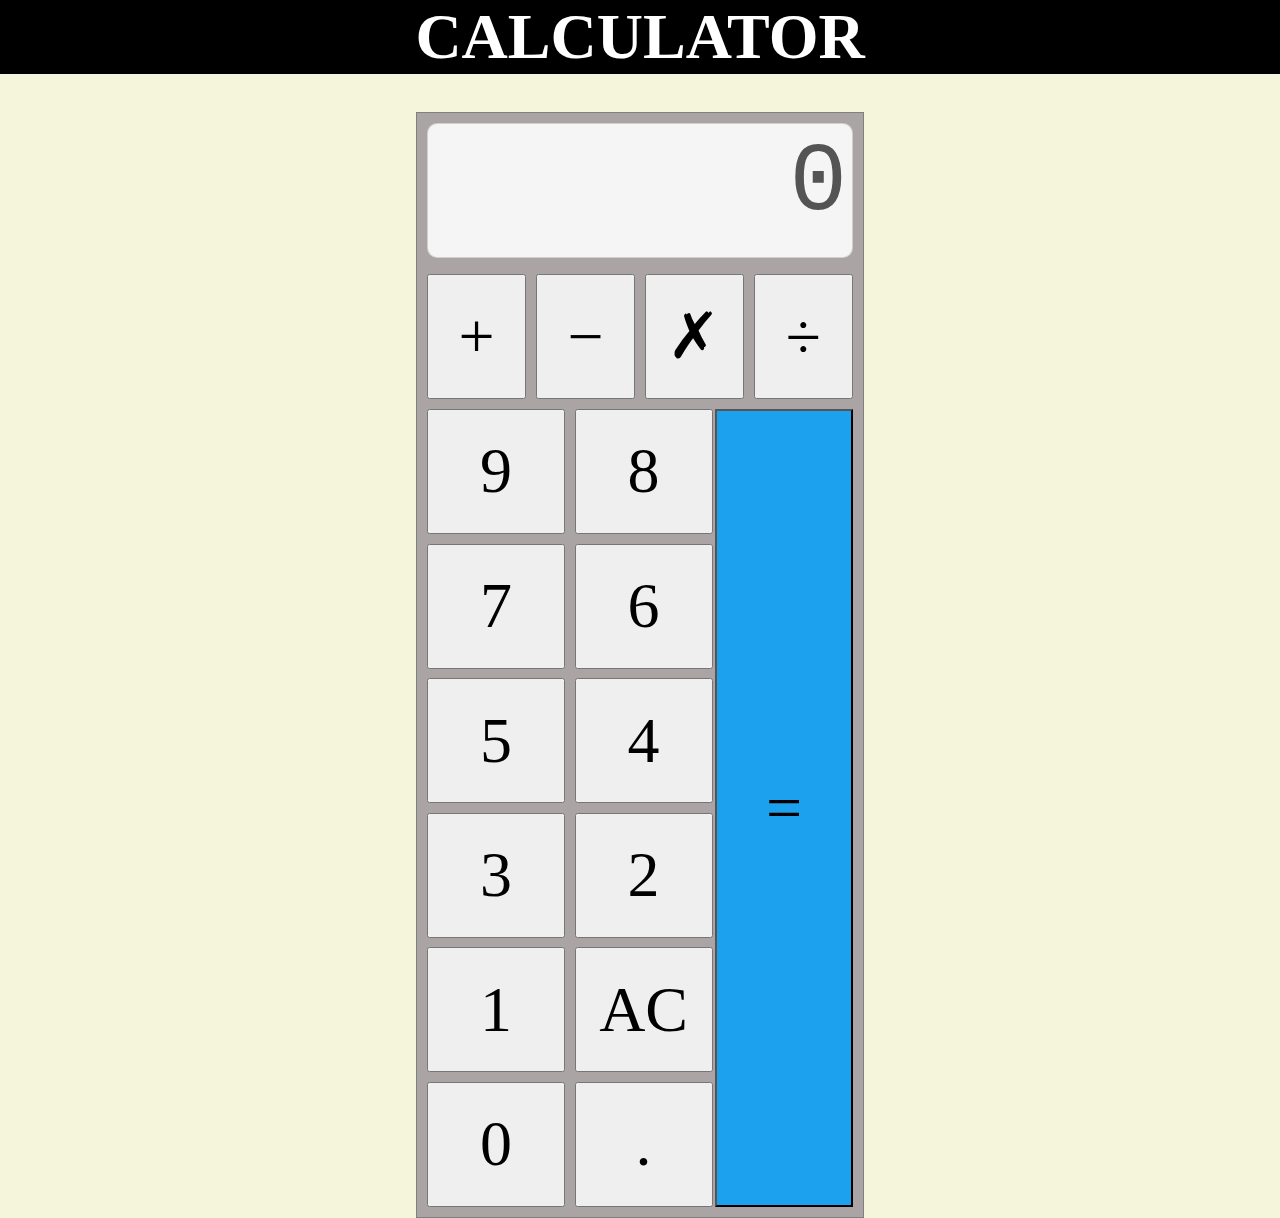
<file: calculator/index.html>
<!DOCTYPE html>
<html lang="en">
  <head>
    <meta charset="UTF-8" />
    <meta name="viewport" content="width=device-width, initial-scale=1.0" />
    <title>Calculator</title>
    <link rel="stylesheet" href="style.css" />
  </head>
  <body>
    <header><h2 id="h1">Calculator</h2></header>
    <main>
      <div>
        <textarea class="screen" id="screen" disabled="true">0</textarea>
      </div>
      <div class="keypad">
        <div class="top-panel">
          <button class="btn" onclick="addOperator('+')">&plus;</button>
          <button class="btn" onclick="addOperator('-')">&minus;</button>
          <button class="btn" onclick="addOperator('*')">&cross;</button>
          <button class="btn" onclick="addOperator('/')">&divide;</button>
        </div>
        <div class="bottom-panel">
          <div class="left-pane">
            <button class="btn" onclick="buttonClick(9)">9</button>
            <button class="btn" onclick="buttonClick(8)">8</button>
            <button class="btn" onclick="buttonClick(7)">7</button>
            <button class="btn" onclick="buttonClick(6)">6</button>
            <button class="btn" onclick="buttonClick(5)">5</button>
            <button class="btn" onclick="buttonClick(4)">4</button>
            <button class="btn" onclick="buttonClick(3)">3</button>
            <button class="btn" onclick="buttonClick(2)">2</button>
            <button class="btn" onclick="buttonClick(1)">1</button>
            <button class="btn" onclick="clearScreen()">AC</button>
            <button class="btn" onclick="buttonClick(0)">0</button>
            <button class="btn" onclick="buttonClick('.')">.</button>
          </div>
          <button class="result" onclick="calculate()">&equals;</button>
        </div>
      </div>
    </main>
    <script src="script.js"></script>
  </body>
</html>
</file>
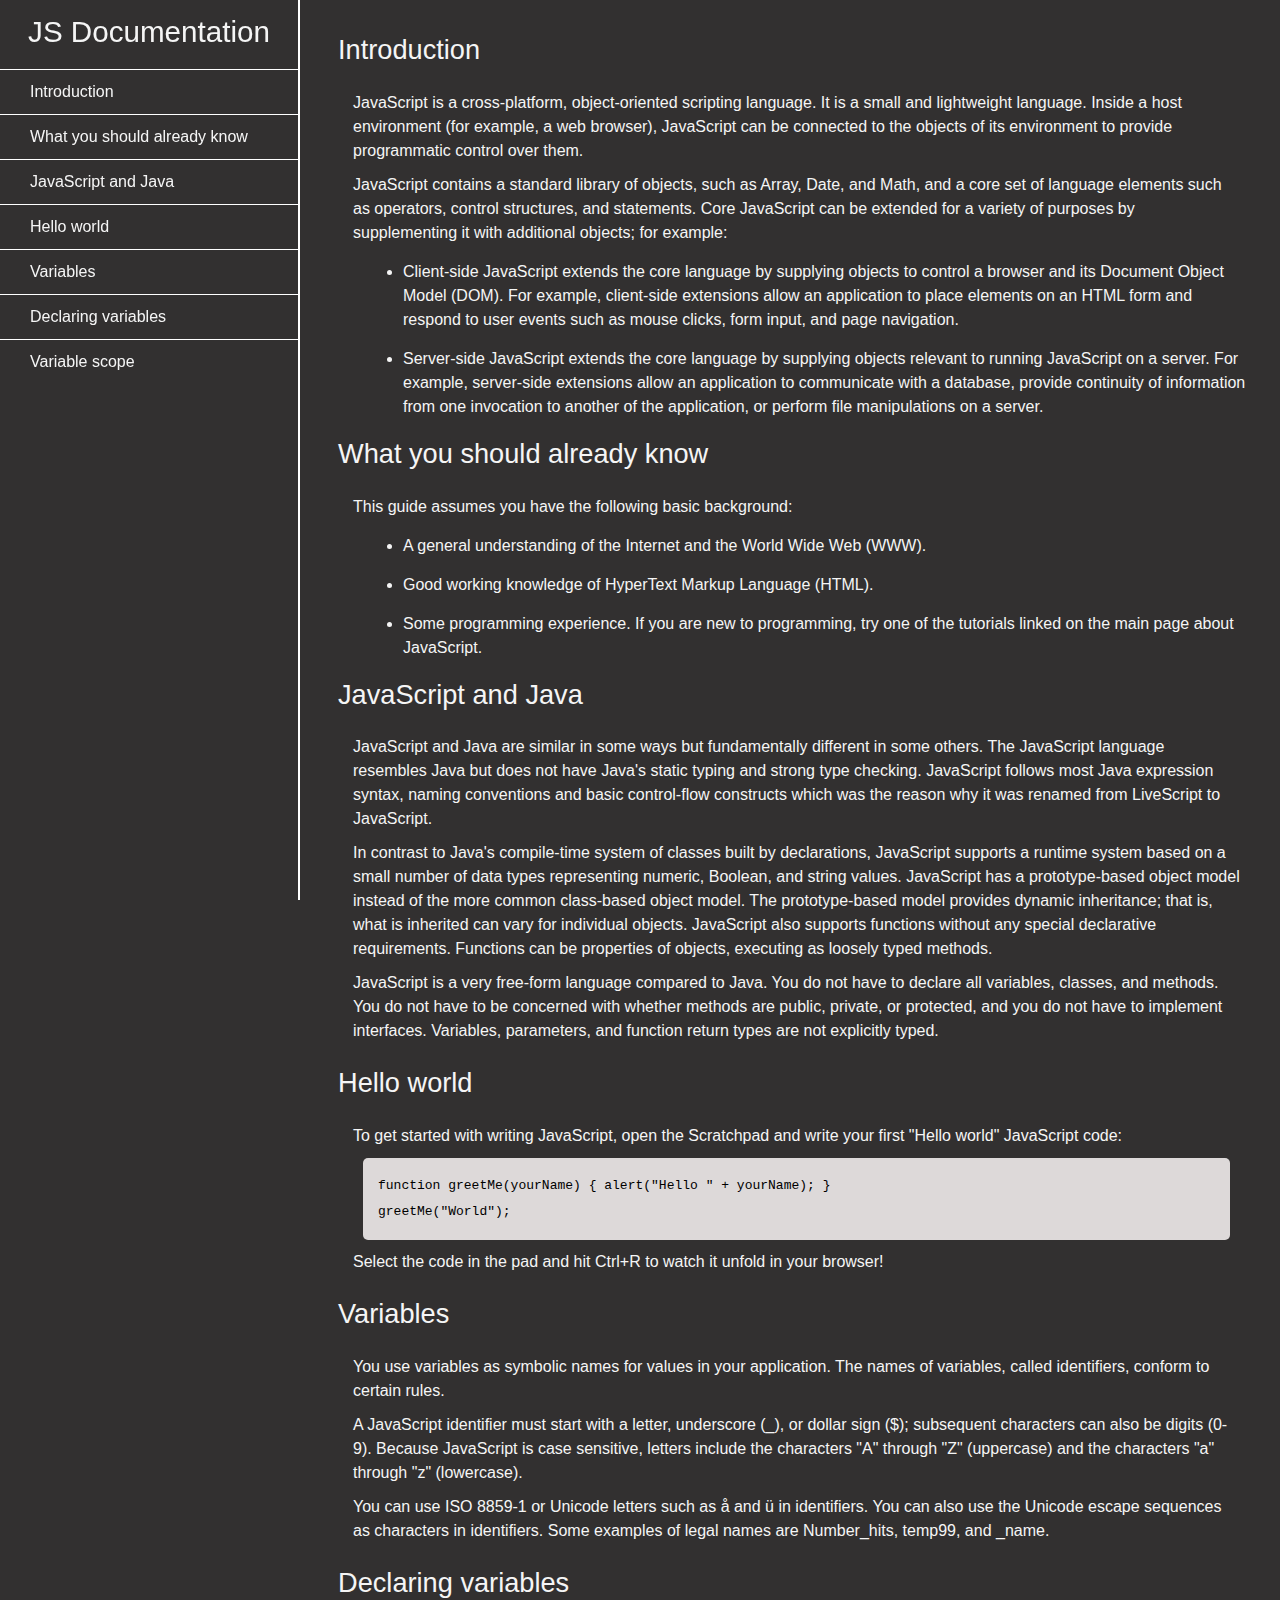
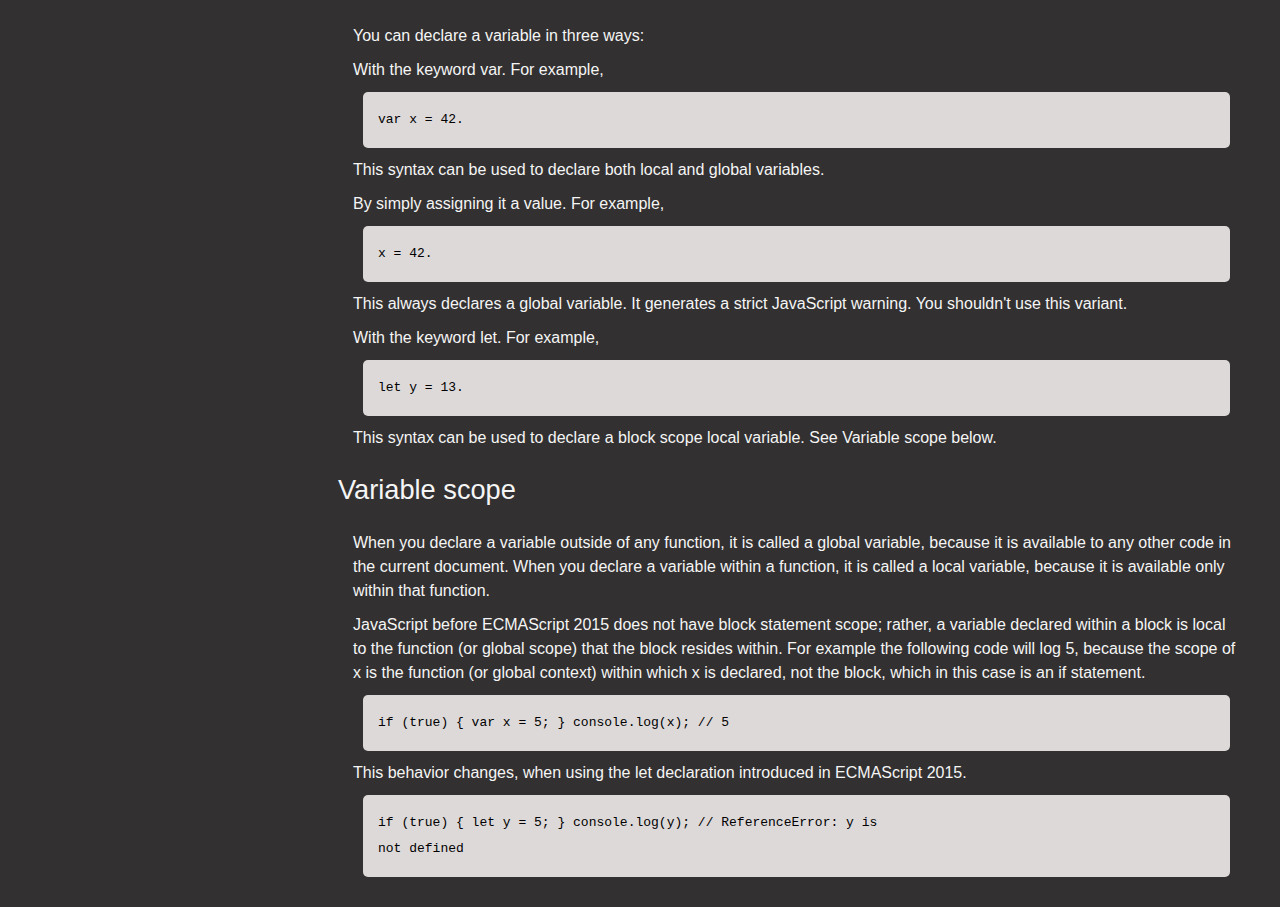
<file: documentation-page/index.html>
<!DOCTYPE html>
<html lang="en">
  <head>
    <meta charset="UTF-8" />
    <meta name="viewport" content="width=device-width, initial-scale=1.0" />
    <title>Documentation</title>
    <link rel="stylesheet" href="style.css" />
  </head>
  <body>
    <nav id="navbar">
      <header>JS Documentation</header>
      <ul>
        <li><a href="#Introduction" class="nav-link">Introduction</a></li>
        <li>
          <a href="#What_you_should_already_know" class="nav-link"
            >What you should already know</a
          >
        </li>
        <li>
          <a href="#Javascript_and_Java" class="nav-link"
            >JavaScript and Java</a
          >
        </li>
        <li>
          <a href="#Hello_world" class="nav-link">Hello world</a>
        </li>
        <li>
          <a href="#Variables" class="nav-link">Variables</a>
        </li>
        <li>
          <a href="#Declaring_variables" class="nav-link"
            >Declaring variables</a
          >
        </li>
        <li>
          <a href="#Variable_scope" class="nav-link">Variable scope</a>
        </li>
        <!-- <li>
          <a href="#declaring_variables" class="nav-link">Global variables</a>
        </li>
        <li>
          <a href="#declaring_variables" class="nav-link">Constants</a>
        </li>
        <li>
          <a href="#declaring_variables" class="nav-link">Data types</a>
        </li>
        <li>
          <a href="#declaring_variables" class="nav-link"
            >if...else statement</a
          >
        </li>
        <li>
          <a href="#declaring_variables" class="nav-link">while statement</a>
        </li>
        <li>
          <a href="#declaring_variables" class="nav-link"
            >Function declarations</a
          >
        </li>
        <li>
          <a href="#declaring_variables" class="nav-link">Reference</a>
        </li> -->
      </ul>
    </nav>
    <main id="main-doc" class="main-doc">
      <section id="Introduction" class="main-section">
        <header>Introduction</header>
        <article>
          <p>
            JavaScript is a cross-platform, object-oriented scripting language.
            It is a small and lightweight language. Inside a host environment
            (for example, a web browser), JavaScript can be connected to the
            objects of its environment to provide programmatic control over
            them.
          </p>
          <p>
            JavaScript contains a standard library of objects, such as Array,
            Date, and Math, and a core set of language elements such as
            operators, control structures, and statements. Core JavaScript can
            be extended for a variety of purposes by supplementing it with
            additional objects; for example:
          </p>
          <ul>
            <li>
              Client-side JavaScript extends the core language by supplying
              objects to control a browser and its Document Object Model (DOM).
              For example, client-side extensions allow an application to place
              elements on an HTML form and respond to user events such as mouse
              clicks, form input, and page navigation.
            </li>
            <li>
              Server-side JavaScript extends the core language by supplying
              objects relevant to running JavaScript on a server. For example,
              server-side extensions allow an application to communicate with a
              database, provide continuity of information from one invocation to
              another of the application, or perform file manipulations on a
              server.
            </li>
          </ul>
        </article>
      </section>
      <section id="What_you_should_already_know" class="main-section">
        <header>What you should already know</header>
        <article>
          <p>This guide assumes you have the following basic background:</p>
          <ul>
            <li>
              A general understanding of the Internet and the World Wide Web
              (WWW).
            </li>
            <li>Good working knowledge of HyperText Markup Language (HTML).</li>
            <li>
              Some programming experience. If you are new to programming, try
              one of the tutorials linked on the main page about JavaScript.
            </li>
          </ul>
        </article>
      </section>
      <section id="Javascript_and_Java" class="main-section">
        <header>JavaScript and Java</header>
        <article>
          <p>
            JavaScript and Java are similar in some ways but fundamentally
            different in some others. The JavaScript language resembles Java but
            does not have Java's static typing and strong type checking.
            JavaScript follows most Java expression syntax, naming conventions
            and basic control-flow constructs which was the reason why it was
            renamed from LiveScript to JavaScript.
          </p>
          <p>
            In contrast to Java's compile-time system of classes built by
            declarations, JavaScript supports a runtime system based on a small
            number of data types representing numeric, Boolean, and string
            values. JavaScript has a prototype-based object model instead of the
            more common class-based object model. The prototype-based model
            provides dynamic inheritance; that is, what is inherited can vary
            for individual objects. JavaScript also supports functions without
            any special declarative requirements. Functions can be properties of
            objects, executing as loosely typed methods.
          </p>
          <p>
            JavaScript is a very free-form language compared to Java. You do not
            have to declare all variables, classes, and methods. You do not have
            to be concerned with whether methods are public, private, or
            protected, and you do not have to implement interfaces. Variables,
            parameters, and function return types are not explicitly typed.
          </p>
        </article>
      </section>
      <section id="Hello_world" class="main-section">
        <header>Hello world</header>
        <article>
          <p>
            To get started with writing JavaScript, open the Scratchpad and
            write your first "Hello world" JavaScript code:
          </p>
          <code
            >function greetMe(yourName) { alert("Hello " + yourName); }
            greetMe("World");</code
          >
          <p>
            Select the code in the pad and hit Ctrl+R to watch it unfold in your
            browser!
          </p>
        </article>
      </section>
      <section id="Variables" class="main-section">
        <header>Variables</header>
        <article>
          <p>
            You use variables as symbolic names for values in your application.
            The names of variables, called identifiers, conform to certain
            rules.
          </p>
          <p>
            A JavaScript identifier must start with a letter, underscore (_), or
            dollar sign ($); subsequent characters can also be digits (0-9).
            Because JavaScript is case sensitive, letters include the characters
            "A" through "Z" (uppercase) and the characters "a" through "z"
            (lowercase).
          </p>
          <p>
            You can use ISO 8859-1 or Unicode letters such as å and ü in
            identifiers. You can also use the Unicode escape sequences as
            characters in identifiers. Some examples of legal names are
            Number_hits, temp99, and _name.
          </p>
        </article>
      </section>
      <section id="Declaring_variables" class="main-section">
        <header>Declaring variables</header>
        <article>
          <p>You can declare a variable in three ways:</p>
          <p>With the keyword var. For example,</p>
          <code>var x = 42.</code>
          <p>
            This syntax can be used to declare both local and global variables.
          </p>
          <p>By simply assigning it a value. For example,</p>
          <code>x = 42.</code>
          <p>
            This always declares a global variable. It generates a strict
            JavaScript warning. You shouldn't use this variant.
          </p>
          <p>With the keyword let. For example,</p>
          <code>let y = 13.</code>
          <p>
            This syntax can be used to declare a block scope local variable. See
            Variable scope below.
          </p>
        </article>
      </section>
      <section id="Variable_scope" class="main-section">
        <header>Variable scope</header>
        <article>
          <p>
            When you declare a variable outside of any function, it is called a
            global variable, because it is available to any other code in the
            current document. When you declare a variable within a function, it
            is called a local variable, because it is available only within that
            function.
          </p>
          <p>
            JavaScript before ECMAScript 2015 does not have block statement
            scope; rather, a variable declared within a block is local to the
            function (or global scope) that the block resides within. For
            example the following code will log 5, because the scope of x is the
            function (or global context) within which x is declared, not the
            block, which in this case is an if statement.
          </p>
          <code>if (true) { var x = 5; } console.log(x); // 5</code>
          <p>
            This behavior changes, when using the let declaration introduced in
            ECMAScript 2015.
          </p>
          <code
            >if (true) { let y = 5; } console.log(y); // ReferenceError: y is
            not defined</code
          >
        </article>
      </section>
    </main>
  </body>
</html>
</file>
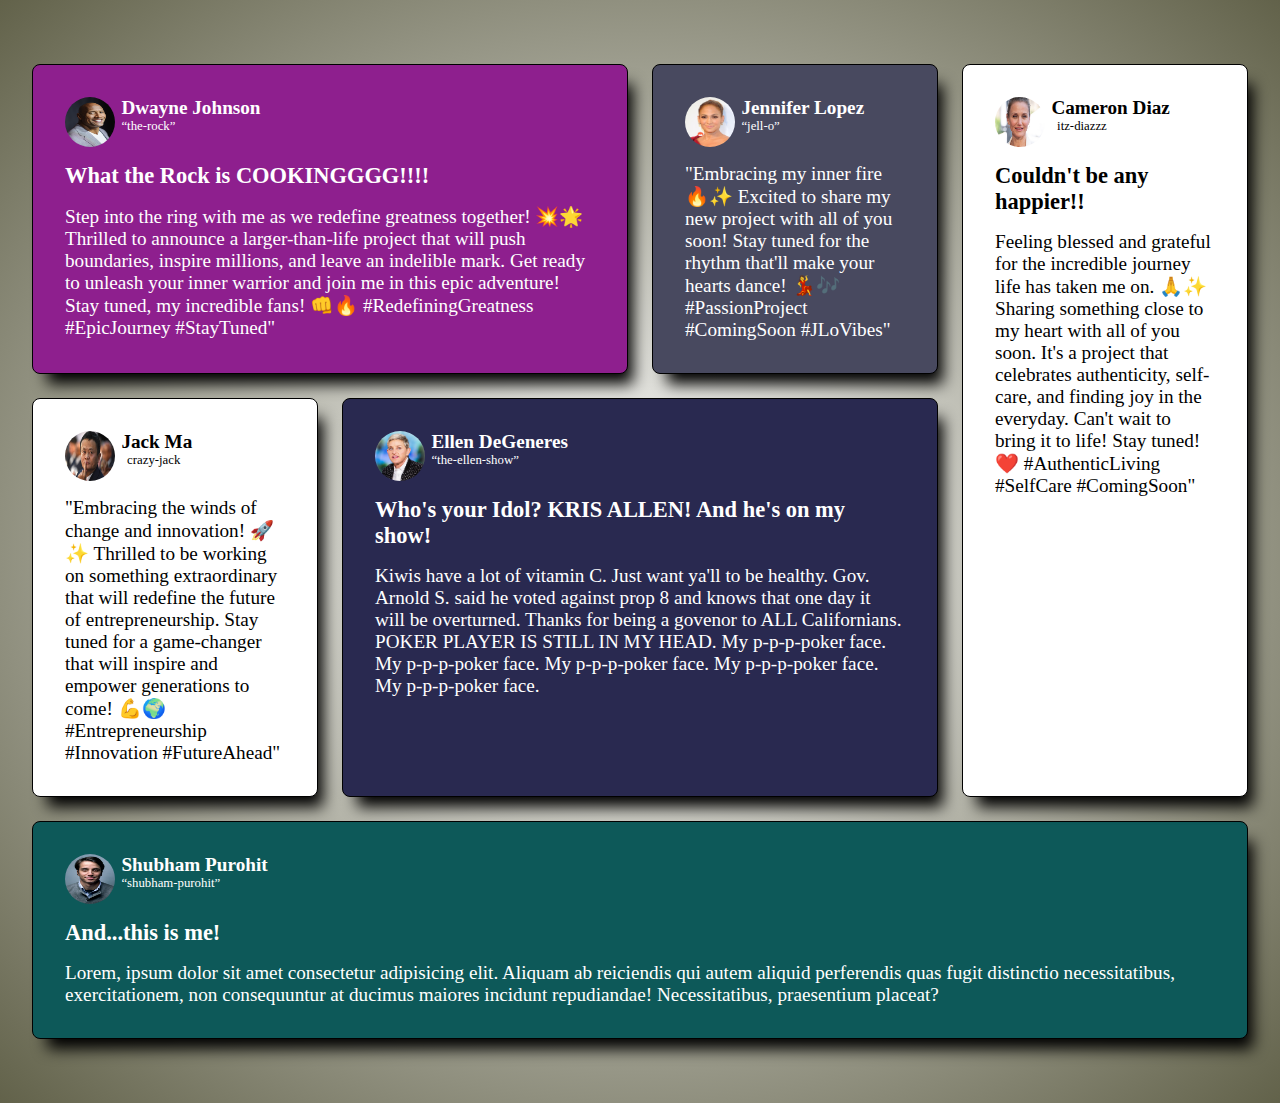
<file: grid/index.html>
<!DOCTYPE html>
<html lang="en">
  <head>
    <meta charset="UTF-8" />
    <meta name="viewport" content="width=device-width, initial-scale=1.0" />
    <title>Grid</title>
    <link rel="stylesheet" href="style.css" />
  </head>
  <body>
    <main class="testimonial-grid">
      <article class="testimonial purple grid-col-span">
        <div class="profile">
          <img src="images/rock.jpg" />
          <div>
            <h4>Dwayne Johnson</h4>
            <p class="profile-name">the-rock</p>
          </div>
        </div>
        <h3>What the Rock is COOKINGGGG!!!!</h3>
        <p>
          Step into the ring with me as we redefine greatness together! 💥🌟
          Thrilled to announce a larger-than-life project that will push
          boundaries, inspire millions, and leave an indelible mark. Get ready
          to unleash your inner warrior and join me in this epic adventure! Stay
          tuned, my incredible fans! 👊🔥 #RedefiningGreatness #EpicJourney
          #StayTuned"
        </p>
      </article>

      <article class="testimonial gray">
        <div class="profile">
          <img src="images/jello.jpg" />
          <div>
            <h4>Jennifer Lopez</h4>
            <p class="profile-name">jell-o</p>
          </div>
        </div>
        <p>
          "Embracing my inner fire 🔥✨ Excited to share my new project with all
          of you soon! Stay tuned for the rhythm that'll make your hearts dance!
          💃🎶 #PassionProject #ComingSoon #JLoVibes"
        </p>
      </article>

      <article class="testimonial white">
        <div class="profile">
          <img src="images/jackma.jpg" />
          <div>
            <h4>Jack Ma</h4>
            <p class="profile-name">crazy-jack</p>
          </div>
        </div>
        <p>
          "Embracing the winds of change and innovation! 🚀✨ Thrilled to be
          working on something extraordinary that will redefine the future of
          entrepreneurship. Stay tuned for a game-changer that will inspire and
          empower generations to come! 💪🌍 #Entrepreneurship #Innovation
          #FutureAhead"
        </p>
      </article>

      <article class="testimonial blue grid-col-span">
        <div class="profile">
          <img src="images/ellen.jpg" />
          <div>
            <h4>Ellen DeGeneres</h4>
            <p class="profile-name">the-ellen-show</p>
          </div>
        </div>
        <h3>Who's your Idol? KRIS ALLEN! And he's on my show!</h3>
        <p>
          Kiwis have a lot of vitamin C. Just want ya'll to be healthy. Gov.
          Arnold S. said he voted against prop 8 and knows that one day it will
          be overturned. Thanks for being a govenor to ALL Californians. POKER
          PLAYER IS STILL IN MY HEAD. My p-p-p-poker face. My p-p-p-poker face.
          My p-p-p-poker face. My p-p-p-poker face. My p-p-p-poker face.
        </p>
      </article>

      <article class="testimonial cyan">
        <div class="profile">
          <img src="images/profile.jpg" />
          <div>
            <h4>Shubham Purohit</h4>
            <p class="profile-name">shubham-purohit</p>
          </div>
        </div>
        <h3>And...this is me!</h3>
        <p>
          Lorem, ipsum dolor sit amet consectetur adipisicing elit. Aliquam ab
          reiciendis qui autem aliquid perferendis quas fugit distinctio
          necessitatibus, exercitationem, non consequuntur at ducimus maiores
          incidunt repudiandae! Necessitatibus, praesentium placeat?
        </p>
      </article>
      <article class="testimonial white">
        <div class="profile">
          <img src="images/diaz.jpg" />
          <div>
            <h4>Cameron Diaz</h4>
            <p class="profile-name">itz-diazzz</p>
          </div>
        </div>
        <h3>Couldn't be any happier!!</h3>
        <p>
          Feeling blessed and grateful for the incredible journey life has taken
          me on. 🙏✨ Sharing something close to my heart with all of you soon.
          It's a project that celebrates authenticity, self-care, and finding
          joy in the everyday. Can't wait to bring it to life! Stay tuned! ❤️
          #AuthenticLiving #SelfCare #ComingSoon"
        </p>
      </article>
    </main>
  </body>
</html>
</file>
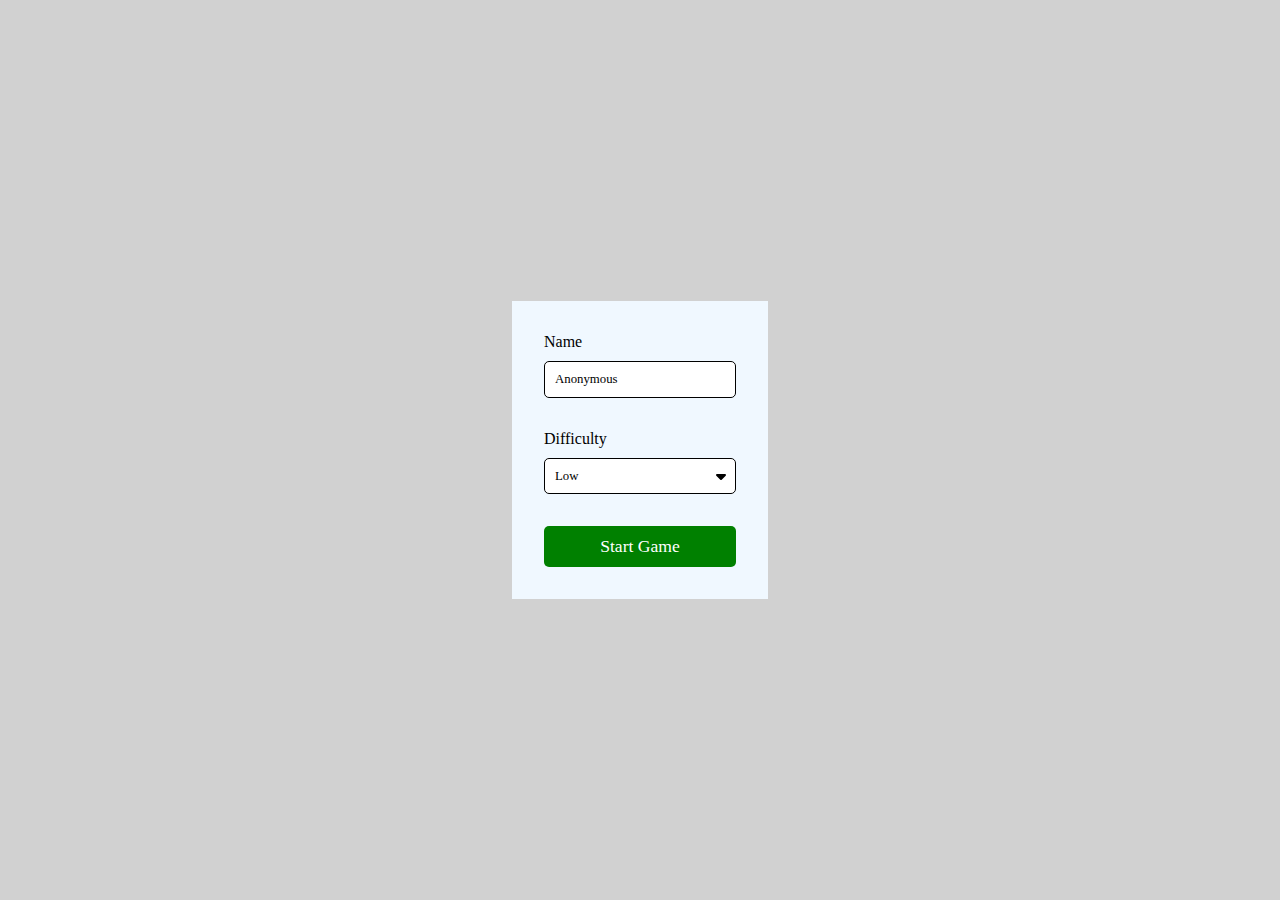
<file: memory-game/index.html>
<!DOCTYPE html>
<html lang="en">
  <head>
    <meta charset="UTF-8" />
    <meta name="viewport" content="width=device-width, initial-scale=1.0" />
    <title>Memory Game</title>
    <link rel="stylesheet" href="style.css" />
    <script src="script.js"></script>
  </head>
  <body>
    <form id="form" action="">
      <label for="name">
        Name
        <input id="name" type="text" value="Anonymous" />
      </label>
      <label for="difficulty">
        Difficulty
        <select id="difficulty">
          <option value="1">Low</option>
          <option value="2">Medium</option>
          <option value="3">High</option>
        </select>
      </label>
      <button
        type="submit"
        class="btn btn-start"
        onclick="generate_game(event)"
      >
        Start Game
      </button>
    </form>
    <div id="game" class="game remove">
      <div>
        <div class="status" id="status">
          <p><span id="user"></span><span id="result"></span></p>
          <p>
            <span id="lives_count"></span>
            <img class="lives" src="./images/heart.svg" />
          </p>
        </div>
        <div id="board" class="board"></div>
      </div>
      <button class="btn btn-reset" onclick="reset_game()">Reset</button>
      <button class="btn btn-back" onclick="back_to_menu()">
        Back to Main menu
      </button>
    </div>
  </body>
</html>
</file>
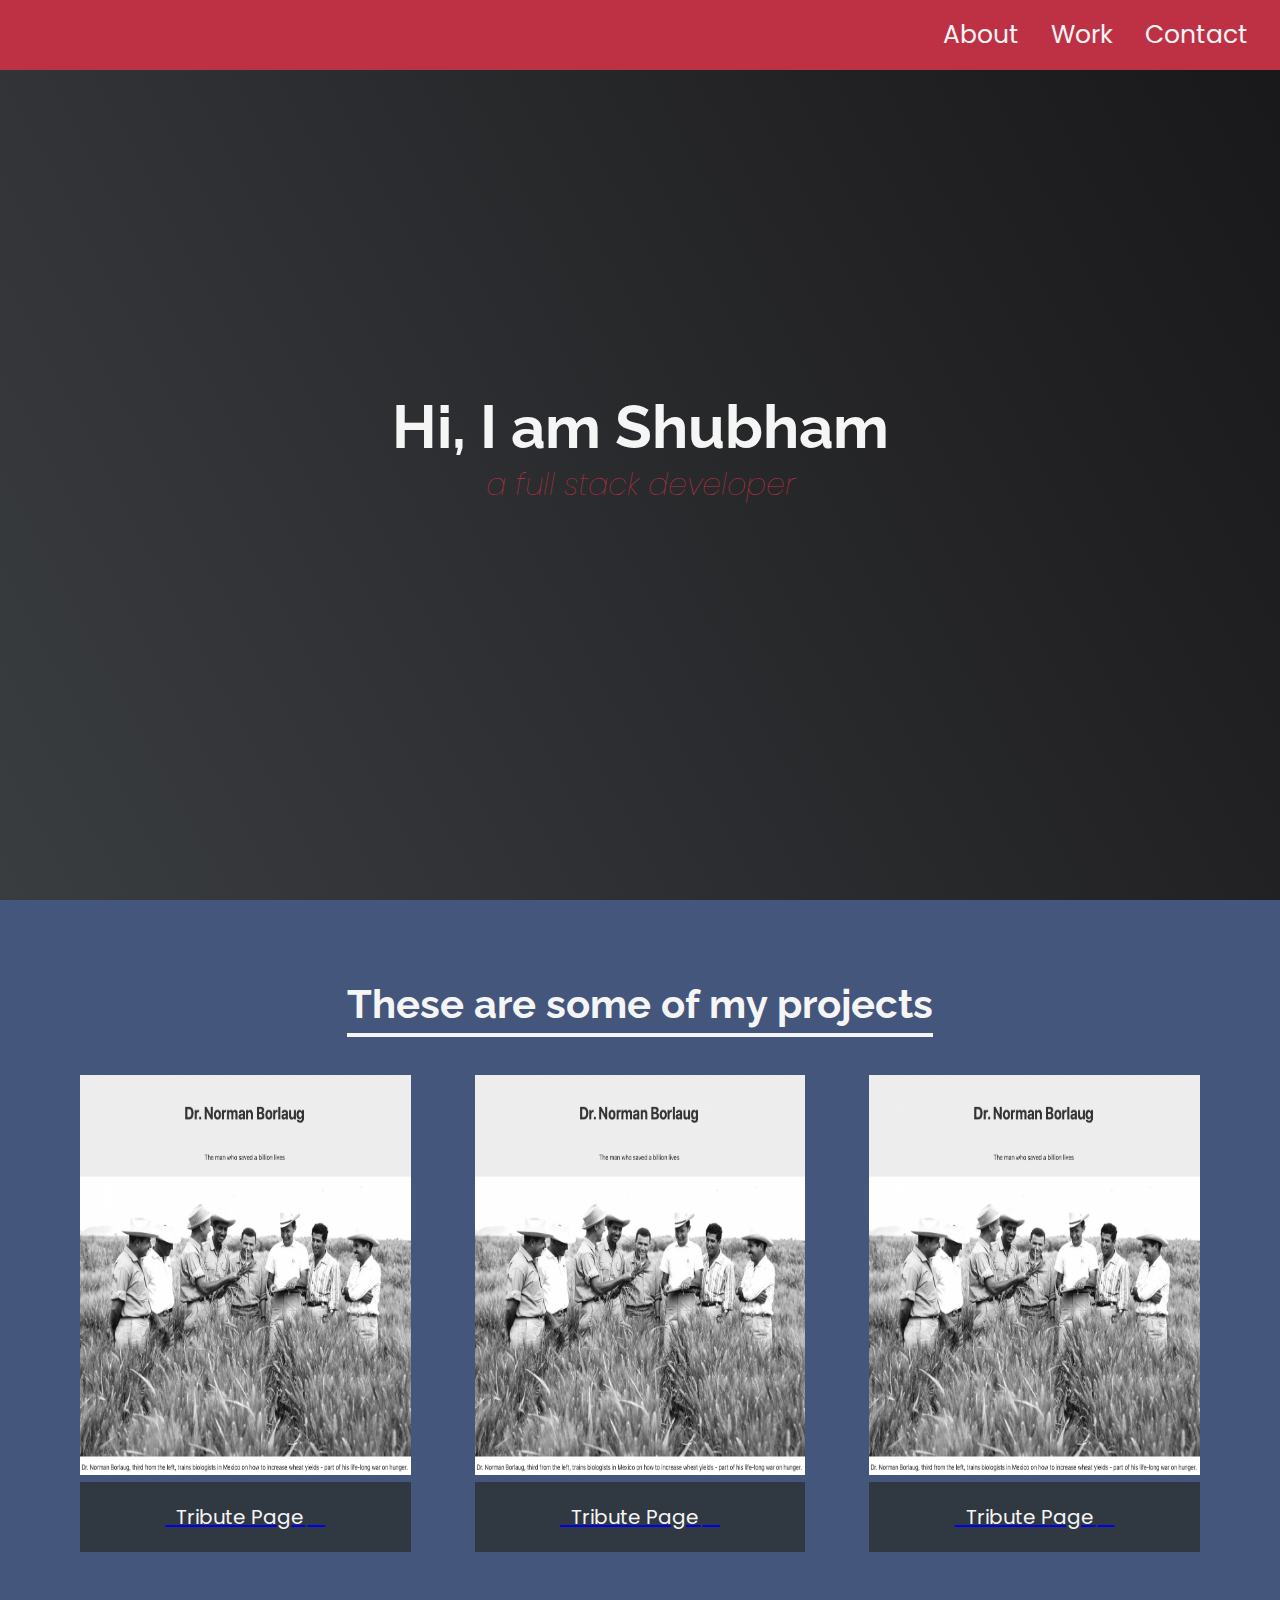
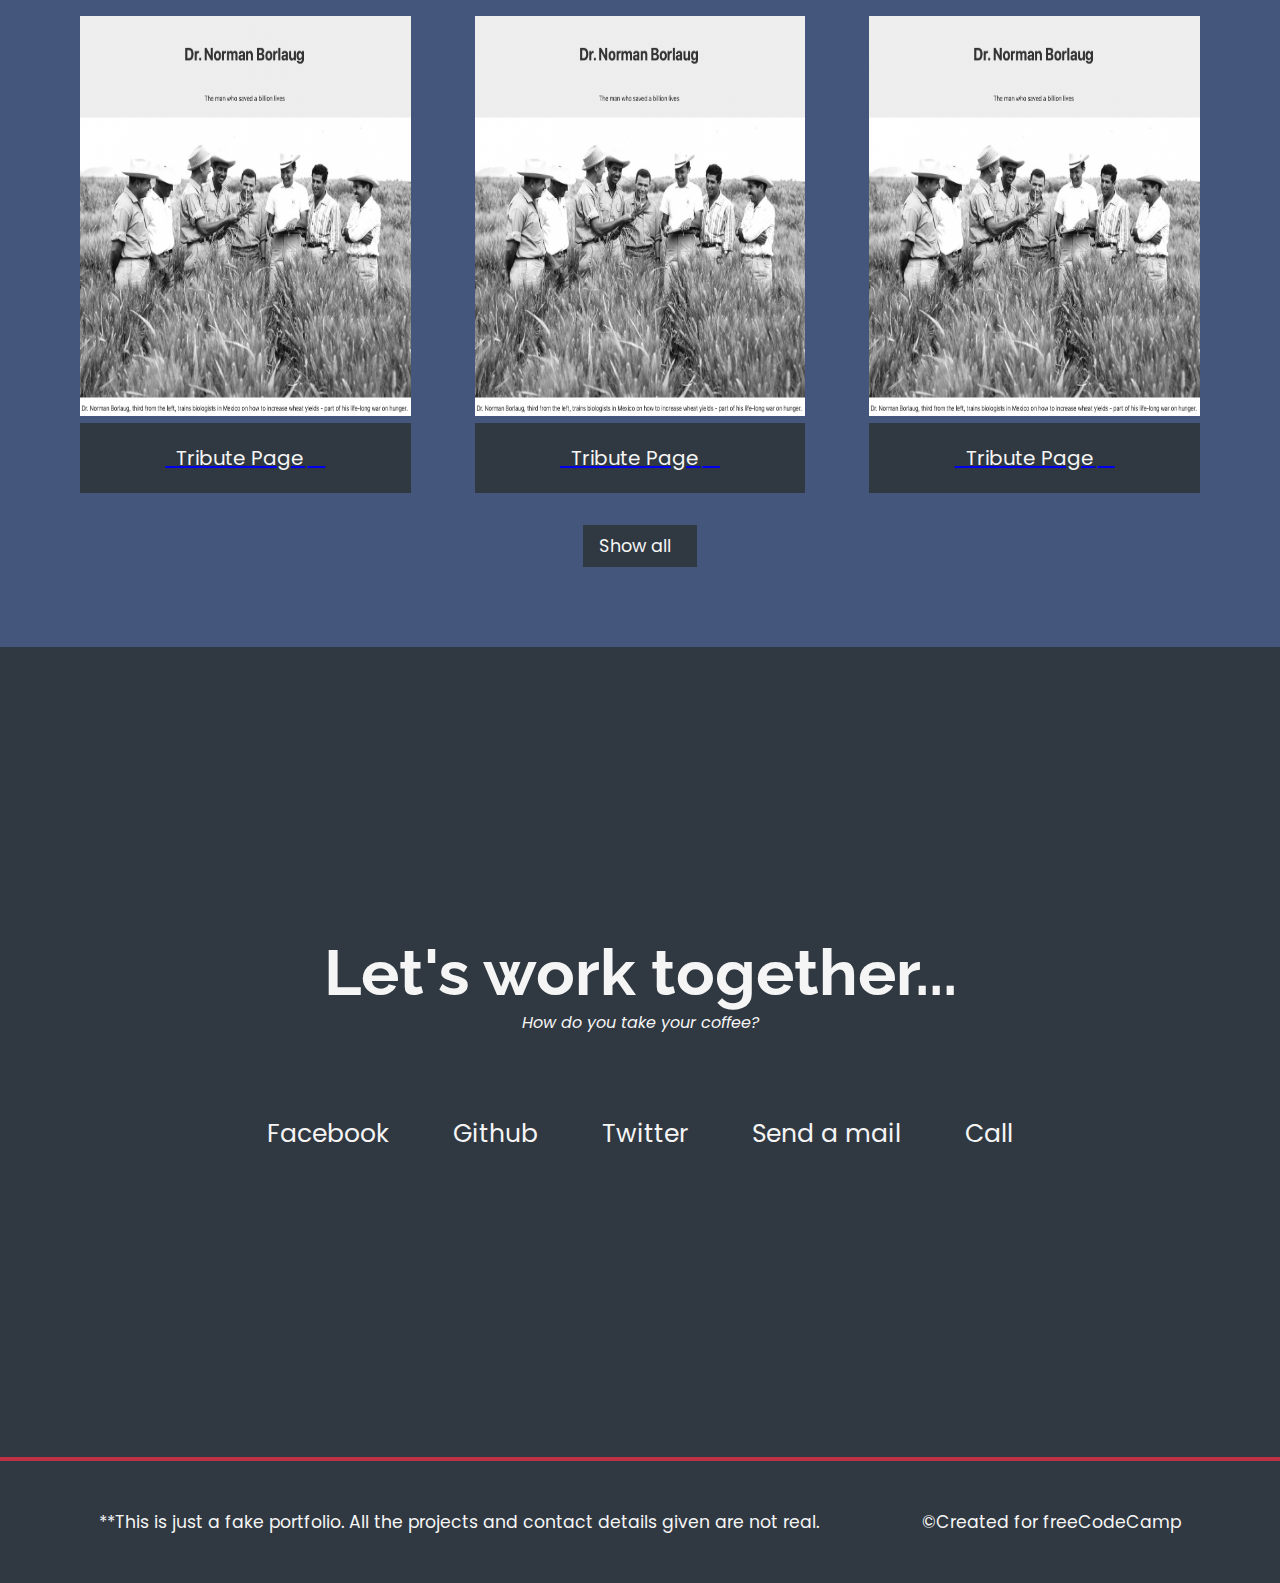
<file: portfolio/index.html>
<!DOCTYPE html>
<html lang="en">
  <head>
    <meta charset="UTF-8" />
    <meta name="viewport" content="width=device-width, initial-scale=1.0" />
    <title>Portfolio - Shubham Purohit</title>
    <link rel="stylesheet" href="styles.css" />
    <link
      rel="stylesheet"
      href="https://use.fontawesome.com/releases/v5.8.2/css/all.css"
      integrity="sha384-oS3vJWv+0UjzBfQzYUhtDYW+Pj2yciDJxpsK1OYPAYjqT085Qq/1cq5FLXAZQ7Ay"
      crossorigin="anonymous"
    />
    <link
      href="https://fonts.googleapis.com/css?family=Poppins:200i,300,400&display=swap"
      rel="stylesheet"
    />
    <link
      href="https://fonts.googleapis.com/css?family=Raleway:700&display=swap"
      rel="stylesheet"
    />
  </head>
  <body>
    <nav id="navbar">
      <ul>
        <li><a href="#welcome-section">About</a></li>
        <li><a href="#projects">Work</a></li>
        <li><a href="#contact">Contact</a></li>
      </ul>
    </nav>
    <section id="welcome-section">
      <div>
        <h1>Hi, I am Shubham</h1>
        <p>a full stack developer</p>
      </div>
    </section>
    <section id="projects">
      <h1>These are some of my projects</h1>
      <div class="project-list">
        <a href="#" target="_blank" class="project-tile">
          <img src="assets/tribute.png" alt="Tribute Page" />
          <p>
            <span class="code"><</span>Tribute Page<span class="code">/></span>
          </p>
        </a>
        <a href="#" target="_blank" class="project-tile">
          <img src="assets/tribute.png" alt="Tribute Page" />
          <p>
            <span class="code"><</span>Tribute Page<span class="code">/></span>
          </p>
        </a>
        <a href="#" target="_blank" class="project-tile">
          <img src="assets/tribute.png" alt="Tribute Page" />
          <p>
            <span class="code"><</span>Tribute Page<span class="code">/></span>
          </p>
        </a>
        <a href="#" target="_blank" class="project-tile">
          <img src="assets/tribute.png" alt="Tribute Page" />
          <p>
            <span class="code"><</span>Tribute Page<span class="code">/></span>
          </p>
        </a>
        <a href="#" target="_blank" class="project-tile">
          <img src="assets/tribute.png" alt="Tribute Page" />
          <p>
            <span class="code"><</span>Tribute Page<span class="code">/></span>
          </p>
        </a>
        <a href="#" target="_blank" class="project-tile">
          <img src="assets/tribute.png" alt="Tribute Page" />
          <p>
            <span class="code"><</span>Tribute Page<span class="code">/></span>
          </p>
        </a>
      </div>
      <a href="#" target="_blank"
        >Show all &nbsp;<i class="fas fa-chevron-right"></i
      ></a>
    </section>
    <section id="contact">
      <div class="contact-section">
        <div class="contact-section-header">
          <h2>Let's work together...</h2>
          <p>How do you take your coffee?</p>
        </div>
        <div class="social">
          <a href="#" target="_blank"
            ><i class="fab fa-facebook"></i> Facebook</a
          >
          <a href="#" target="_blank"><i class="fab fa-github"></i> Github</a>
          <a href="#" target="_blank"><i class="fab fa-twitter"></i> Twitter</a>
          <a href="mailto:example@domain.com" target="_blank"
            ><i class="fas fa-at"></i> Send a mail</a
          >
          <a href="tel:9876543210" target="_blank"
            ><i class="fas fa-mobile-alt"></i> Call</a
          >
        </div>
      </div>
    </section>
    <footer>
      <p>
        **This is just a fake portfolio. All the projects and contact details
        given are not real.
      </p>
      <p>&copy;Created for freeCodeCamp</p>
    </footer>
  </body>
</html>
</file>
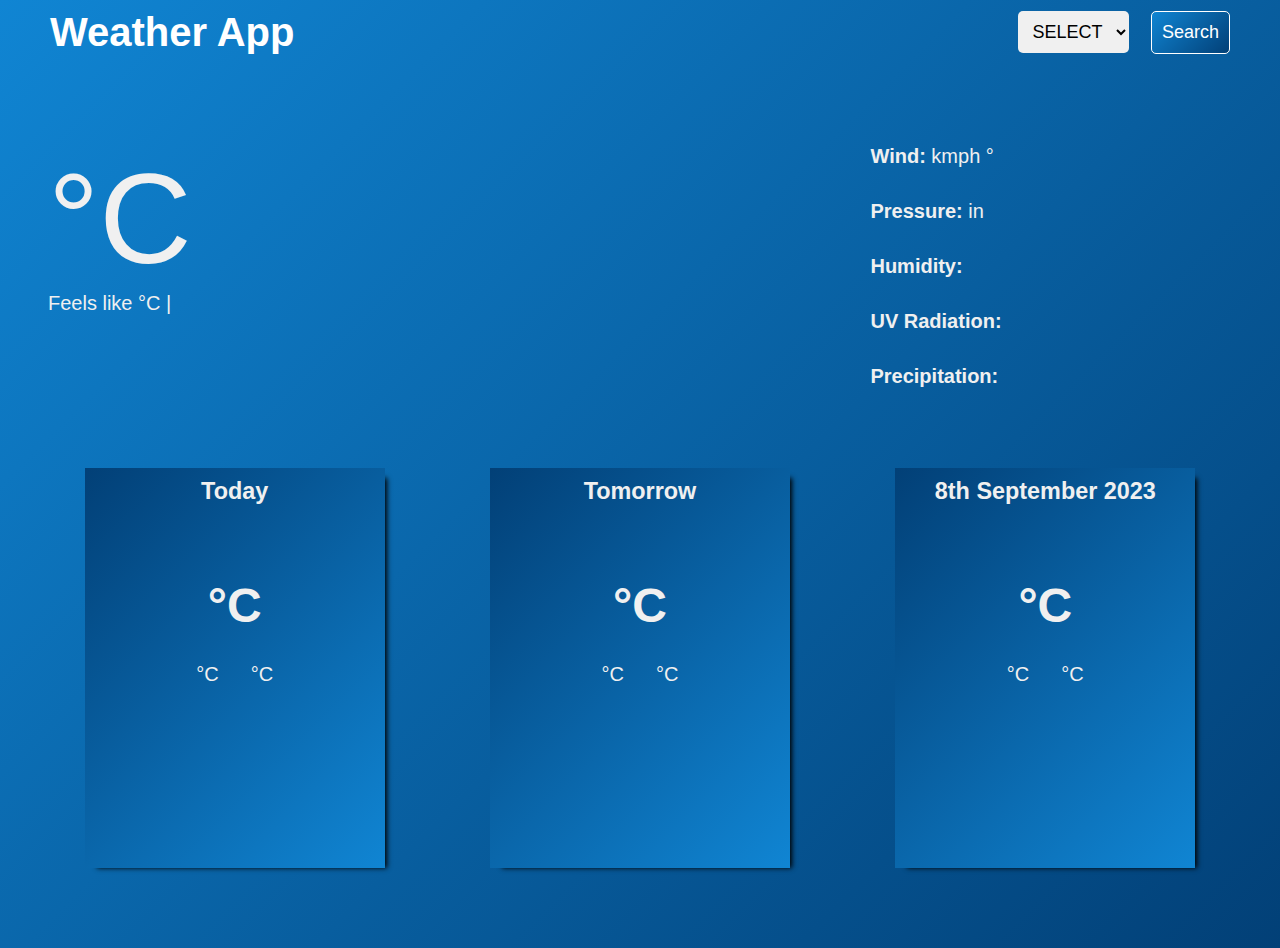
<file: weather-app/index.html>
<!DOCTYPE html>
<html lang="en">
  <head>
    <meta charset="UTF-8" />
    <meta name="viewport" content="width=device-width, initial-scale=1.0" />
    <title>Weather</title>
    <link href="style.css" rel="stylesheet" />
    <link
      rel="stylesheet"
      href="https://use.fontawesome.com/releases/v5.8.1/css/all.css"
      integrity="sha384-50oBUHEmvpQ+1lW4y57PTFmhCaXp0ML5d60M1M7uH2+nqUivzIebhndOJK28anvf"
      crossorigin="anonymous"
    />
  </head>
  <body>
    <nav class="search">
      <header>
        <h1>Weather App</h1>
      </header>
      <form action="" id="form">
        <label><i class="far fa-map-marker-alt"></i></label>
        <select for="" id="city_list">
          <option value="">SELECT</option>
          <option value="Jodhpur">Jodhpur</option>
          <option value="Mumbai">Mumbai</option>
        </select>
        <button type="submit">Search</button>
      </form>
    </nav>
    <main>
      <section class="current">
        <h1><span id="loc"></span></h1>
        <h1><span id="temp_cur"></span>&degC</h1>
        <p>
          Feels like <span id="feels_like"></span>&degC |
          <span id="weather"></span>
        </p>
      </section>
      <section class="additional">
        <p>
          <b>Wind: </b><span id="wind_speed"></span> kmph
          <span id="wind_degree"></span>&deg <span id="wind_dir"></span>
        </p>
        <p><b>Pressure: </b><span id="pressure"></span> in</p>
        <p><b>Humidity: </b><span id="humidity"></span></p>
        <p><b>UV Radiation: </b><span id="uv"></span></p>
        <p><b>Precipitation: </b><span id="precipitation"></span></p>
      </section>
      <section class="container">
        <div class="card">
          <h3>Today</h3>
          <div>
            <h1><span id="temp_today"></span>&degC</h1>
            <p>
              <span><span id="temp_min_today"></span>&degC</span>
              <span><span id="temp_max_today"></span>&degC</span>
            </p>
          </div>
        </div>
        <div class="card">
          <h3>Tomorrow</h3>
          <div>
            <h1><span id="temp_tom"></span>&degC</h1>
            <p>
              <span><span id="temp_min_tom"></span>&degC</span>
              <span><span id="temp_max_tom"></span>&degC</span>
            </p>
          </div>
        </div>
        <div class="card">
          <h3>8th September 2023</h3>
          <div>
            <h1><span id="temp_after_tom"></span>&degC</h1>
            <p>
              <span><span id="temp_min_after_tom"></span>&degC</span>
              <span><span id="temp_max_after_tom"></span>&degC</span>
            </p>
          </div>
        </div>
      </section>
    </main>
  </body>
  <script src="script.js"></script>
</html>
</file>
<file: calculator/style.css>
*{
    margin: 0;
    padding: 0;
    font-size: 2rem;
    box-sizing: border-box;
    font-family:Georgia, 'Times New Roman', Times, serif;
}

body {
    min-height: 100vh;
    background-color: beige; 
    display: flex;
    flex-direction: column;
    align-items: center;
}

header {
    background-color: black;
    color: white;
    text-transform: uppercase;
    text-align: center;
    min-width: 100vw;
}

main {
    margin-top: 1.2rem;
    width: 35%;
    background-color: rgb(170, 164, 164);
    border: 1px solid gray;
    padding: 10px;
}

.screen {
    background-color: whitesmoke;
    font-size: 3rem;
    font-family: 'Courier New', Courier, monospace;
    height: 15vh;
    width: 100%;
    text-align: right;
    resize: none;
    border-radius: 10px;
    padding: 5px;
}

.keypad {
    display: flex;
    flex-direction: column;
    gap: 0.3rem;
}

.top-panel {
    display: flex;
    gap: 0.3rem;
}

.bottom-panel {
    display: flex;
}

.left-pane {
    display: flex;
    flex-wrap: wrap;
    gap: 0.3rem;
    align-content: flex-start;
}

.btn {
    width: 138px;
    height: 125px;
    cursor: pointer;
}

.btn:hover {
    background-color: gray;
    color: white;
}

.result {
    min-height: 528px;
    min-width: 138px;
    background-color: rgb(27, 161, 238);
    cursor: pointer;
}

.result:hover {
    background-color: rgb(24, 133, 197);
}
</file>
<file: documentation-page/style.css>
:root {
    --BACKGROUD_COLOR: rgb(50, 48, 48);
    --COLOR: whitesmoke;
}

*{
    margin: 0;
    padding: 0;
    box-sizing: border-box;
}

html, body {
    background-color: var(--BACKGROUD_COLOR);
    color: var(--COLOR);
    line-height: 1.5;
    font-family: 'Open Sans', Arial, sans-serif;
    display: block;
}

.nav-link {
    color: inherit;
    text-decoration: none;
    font-weight: lighter;
    border-top: 1px solid white;
    display: block;
    padding: 10px 30px;
    text-align: left;
    cursor: pointer;
}

#navbar {
    position: fixed;
    top:0;
    left: 0;
    border-right: 2.5px double white;
    min-height: 100vh;
    width: 300px;
    text-align: center;
}

#navbar header {
    font-size: 1.85rem;
    padding: 10px 0 15px 0;
}

.main-doc {
    margin-left: 300px;
    padding: 20px 0;
}

.main-section {
    padding: 10px 25px 0 38px;
}

.main-section header {
    font-size: 1.7rem;
    margin-bottom: 20px;
}

.main-section article {
    margin: 5px;
}

.main-section article * {
    font-size: medium;
}

.main-section article p {
    margin: 10px;
}

.main-section article ul {
    margin-left: 60px;
}

.main-section article ul li {
    margin-top: 15px;
}

code {
    display: block;
    margin: 10px 20px;
    white-space: pre-line;
    background-color: rgb(221, 217, 217);
    color: black;
    line-height: 2;
    border-radius: 5px;
    padding: 15px;
}

@media (max-width:500px) {
    #navbar {
        position: relative;
        top:0;
        border: 1px solid white;
        border-bottom: 2.5px double white;
        min-height:fit-content;
        width: 100%;
        text-align: center;
    }

    .main-doc {
        margin-left: 0;
        padding: 20px 0;
    }
}
</file>
<file: grid/style.css>
* {
    margin: 0;
    padding: 0;
    box-sizing: border-box;
}

:root {
    --BG_WHITE: white;
    --SHADOW: 10px 15px 15px -5px black;
}

body {
    background-color: aliceblue;
    background-image: radial-gradient(var(--BG_WHITE), rgb(98, 98, 74));
    min-height: 100vh;
    display: flex;
    justify-content: center;
}

.testimonial {
    border: 1px solid black;
    border-radius: 0.5rem;
    padding: 2rem;
    display: flex;
    flex-direction: column;
    gap: 1rem;
    box-shadow: var(--SHADOW);
}

.testimonial-grid {
    display: grid;
    gap: 1rem;
    padding-block: 2rem;
    margin: 2rem;
}

.purple {
    background-color: rgb(142, 31, 142);
    color: var(--BG_WHITE)
}

.gray {
    background-color: rgb(72, 73, 95);
    color: var(--BG_WHITE)
}

.blue {
    background-color: rgb(41, 41, 80);
    color: var(--BG_WHITE)
}

.white {
    background-color: var(--BG_WHITE)
}

.cyan {
    background-color: rgb(13, 89, 89);
    color: var(--BG_WHITE)
        
}

img {
    width: 50px;
    height: 50px;
    border-radius: 25px;
    display: inline-block;
}

.profile {
    display: flex;
    gap: 0.4rem;
}

.profile-name {
    font-size: 0.8rem;
}

@media (min-width:950px) {

    .grid-col-span {
        grid-column: span 2;
    }
    
    .testimonial:last-child {
        grid-column: 4;
        grid-row-start: 1;
        grid-row-end: 3;
    }
    
    .testimonial:nth-child(5) {
        grid-column: 1/5;
    }
    
    .testimonial-grid {
        display: grid;
        gap: 1.5rem;
        grid-template-columns: repeat(4, 1fr);
    }

    body {
        font-size: 1.2rem;
    }
}

.profile p::after {
    content: close-quote;
    color: white;

}

.profile p::before {
    content: open-quote;
    color: white;

}
</file>
<file: memory-game/style.css>
* { 
    margin: 0;
    padding: 0;
    box-sizing: border-box;
}

body {
    min-height: 100dvh;
    background-color: rgb(209, 209, 209);
    display: flex;
    justify-content: center;
    align-items: center;
    flex-direction: column;
    gap: 1rem;
    font-family: 'Roboto' monospace;
}

form {
    background-color: aliceblue;
    width: 20%;
    display: flex;
    flex-direction: column;
    justify-content: space-around;
    padding: 2rem;
    gap: 2rem;
    font-family: inherit;
}

input {
    margin-top: 10px;
    width: 100%;
    padding: 10px;
    font-family: inherit;
    -webkit-appearance: none;
    -moz-appearance: none;
    border: 1px solid black;
    font-size: 0.8rem;
    border-radius: 5px;
}

input:focus {
    outline: none;
}

select:focus {
    outline: none;
}

select {
    -webkit-appearance: none;
    -moz-appearance: none;
    background: url('./images/drop-down.svg') no-repeat 95% 50%;
    background-color: white;
    font-size: inherit;
    font-family: inherit;
    color: black;
    border: 1px solid black;
    width: 100%;
    padding: 10px;
    margin-top: 10px;
    font-size: 0.8rem;
    border-radius: 5px;
}

form button {
    width: 100% !important;
}

.hidden {
    visibility: hidden;
}

.remove {
    visibility: hidden;
    display: none !important;
}

.game {
    display: flex;
    flex-direction: column;
    justify-content: center;
    align-items: center;
    gap: 1rem;
    background-color: aliceblue;
    padding: 2rem;
    width: 30%;
}

.game > div {
    width: 100%;
}

.status {
    display: flex;
    justify-content: space-between;
    width: 100%;
    background-color: black;
    color: aliceblue;
    padding: 10px;
    font-weight: 200;
}

p {
    vertical-align: middle;
}

.lives {
    width: 12px;
}

.board {
    background-color: aliceblue;
    padding: 10px;
    border: 5px solid black;
    border-top: none;
    display: grid;
    gap: 10px;
}

.grid-3 {
    grid-template-columns: repeat(3, 1fr);
}

.grid-4 {
    grid-template-columns: repeat(4, 1fr);
}

.block {
    aspect-ratio: 1/1;
    cursor: pointer;
    transition: all 500ms ease-in;
}

.flipped {
    transform: rotateY(180deg);
}

.unflipped {
    background-color: gray !important;
}

.red {
    background-color: red;
}

.blue {
    background-color: cornflowerblue;
}

.yellow {
    background-color: gold;
}

.brown {
    background-color: brown;
}

.green {
    background-color: greenyellow;
}

.purple {
    background-color: purple;
}

.pink {
    background-color: pink;
}

.navy {
    background-color: navy;
}

.btn {
    border: none;
    padding: 10px;
    width: 230px;
    cursor: pointer;
    font-size: 1.1rem;
    font-family: inherit;
    border-radius: 5px;
    transition: transform 200ms;
}

.btn-start {
    background-color: green;
    color: white;
}

.btn-reset {
    background-color: red;
    color: white;
    border: 1px solid black;
}

.btn-disabled {
    opacity: 0.8;
    cursor:not-allowed;
}

.btn-back {
    background-color: yellow;
    border: 1px solid;
}

.btn:hover {
    transform: scale(0.98);
}

@media (max-width:800px) {
    form {
        width: 80%;
    }

    .game, .game > div {
        width: 100%;
    }

    .board {
        width: 100%;
    }
}
</file>
<file: portfolio/styles.css>
:root {
    --COLOR-RED: #be3144;
    --COLOR-WHITE:  whitesmoke;
    --COLOR-BLUE: #45567d;
    --COLOR-GRAY: #303841;
}

* {
    padding: 0;
    margin: 0;
    box-sizing: border-box;
}

html, body {
    font-family: 'Poppins', sans-serif;
    scroll-behavior: smooth;
}

h1, h2 {
    font-family: 'Raleway', sans-serif;
}

nav {
    position: fixed;
    top:0;
    width: 100%;
    background-color: var(--COLOR-RED);
    height: 70px;
    padding: 1rem 2rem;
    display: flex;
    justify-content: flex-end;
    align-items: center;
}

nav ul {
    list-style-type: none;
    display: flex;
    gap: 2rem;
    justify-content: flex-end;
}

nav ul li a {
    font-size: 25px;
    text-decoration: none;
    color: var(--COLOR-WHITE);
}

#welcome-section {
    display: flex;
    justify-content: center;
    align-items: center;
    min-height: 100vh;
    background-image: linear-gradient(62deg, #3a3d40 0%, #181719 100%)
}

#welcome-section * h1 {
    color: var(--COLOR-WHITE);
    font-size: 60px;
}

#welcome-section * p {
    color: var(--COLOR-RED);
    font-size: 30px;
    text-align: center;
    font-style: italic;
    font-weight: 100;
}

#projects {
    background-color: var(--COLOR-BLUE);
    min-height: 100vh;
    display: flex;
    flex-direction: column;
    gap: 2rem;
    align-items: center;
    padding: 5rem;
}

.project-list {
    display: grid;
    grid-template-columns: repeat(auto-fit, minmax(320px, 1fr));
    grid-gap: 4rem;
    max-width: 1280px;
    width: 100%;
}

#projects h1 {
    color: var(--COLOR-WHITE);
    font-size: 40px;
    margin-bottom: 1rem;
    text-decoration: underline;
    text-underline-offset: 15px;
}

.project-tile img{
    height: 400px;
    width: 100%;
}

.project-tile p{
    width: 100%;
    text-align: center;
    font-size: 20px;
    background-color: var(--COLOR-GRAY);
    color: var(--COLOR-WHITE);
    padding: 20px;
}

.code {
    font-size: inherit;
    color: var(--COLOR-GRAY);
    transition: color 0.3s ease-out;
}

.project-tile:hover .code {
    color: darkorange;
}

#projects > a {
    background-color: var(--COLOR-GRAY);
    font-size: 1.1rem;
    color: var(--COLOR-WHITE);
    padding: 0.5rem 1rem;
    margin: auto;
    cursor: pointer;
    text-decoration: none;
    transition: background 0.3s ease-in-out;
}

#projects > a > span {
    font-size: 1.9rem;
    height: auto;
}

#projects > a:hover {
    background-color:#be3144;
    transition-duration: 0.4s;
}

#projects > a:hover > i {
    transform: translateX(3px);
    transition-duration: 0.4s;
}

#contact {
    min-height: 90vh;
    background-color: var(--COLOR-GRAY);
    color: var(--COLOR-WHITE);
    display: flex;
    justify-content: center;
    align-items: center;
    flex-direction: column;
}

.contact-section {
    display: flex;
    justify-content: center;
    align-items: center;
    text-align: center;
    flex-direction: column;
}

.contact-section-header h2 {
    font-size: 4rem;
}

.contact-section-header p {
    font-style: italic;
}

.social {
    display: flex;
    font-size: 25px;
    justify-content: space-between;
    flex-wrap: wrap;
    margin-top: 4rem;
    width: 100%;
    padding: 0 2rem;
}

.social > a {
    text-decoration: none;
    color: inherit;
    padding: 1rem 2rem;
}

.social a:hover {
    transform: translateY(-8px);
    transition: all 0.3s ease-in-out;
}

footer {
    background-color: var(--COLOR-GRAY);
    color: var(--COLOR-WHITE);
    display: flex;
    justify-content: space-around;
    border-top: 4px solid #be3144;
    padding: 3rem;
    font-size: 1.08rem;
}
</file>
<file: weather-app/style.css>
* {
    padding: 0;
    margin: 0;
    box-sizing: border-box;
}

body {
    min-height: 100vh;
    background: #1085D3;
    background: linear-gradient(135deg, #1085D3, #024077);
    font-size: 1.25rem;
    font-family: 'Trebuchet MS', 'Lucida Sans Unicode', 'Lucida Grande', 'Lucida Sans', Arial, sans-serif;
}

header {
    text-align: center;
}

select {
    font-size: large;
}

nav {
    color: white;
    padding: 10px 50px;
    display: flex;
    align-items: center;
    justify-content: space-between;
    flex-direction: row;
}

nav i {
    margin-right: 10px;
}

.search form select {
    padding: 10px;
    background-color: #f0f0f0;
    border: none;
    border-radius: 5px;
}

.search form button {
    font-size: large;
    margin-left: 1rem;
    border: 1px solid white;
    background: linear-gradient(135deg, #1085D3, #024077);
    color: white;
    padding: 10px;
    cursor: pointer;
    border-radius: 5px;
}

.search form button:hover {
    background-color: #1085D3;
    background: linear-gradient(135deg,#024077,  #1085D3 );
    border: 1px solid rgb(228, 224, 224);
}

main {
    padding: 5rem 3rem;
    color: #f0f0f0;
    display: grid;
    grid-template-columns: repeat(2, 1fr);
}


.current h1 {
    font-size: 8rem;
    font-weight: lighter;
}

.current h1:first-of-type {
    font-size: 3rem;
}

.container {
    margin-top: 5rem;
    display: flex;
    gap: 2rem;
    align-content: center;
    justify-content: space-around;
    grid-column: 1/3;
}

.card {
    background-color: #1085D3;
    box-shadow: 7px 5px 5px -5px black;
    background: linear-gradient(135deg,#024077,  #1085D3 );
    width: 300px;
    height: 400px;
    text-align: center;
    padding: 10px;
    display: flex;
    flex-direction: column;
    gap: 3rem;
}

.card div {
    padding: 25px;
    gap: 30px;
    display: flex;
    flex-direction: column;
}

.card div h1 {
    font-size: 3rem;
}

.card div p {
    display: flex;
    gap: 2rem;
    justify-content: center;
}

.additional {
    display: flex;
    flex-direction: column;
    gap: 2rem;
    justify-self: center;
}

@media (max-width:550px) {
    form {
        display: flex;
        align-items: center;
    }

    main {
        padding: 10px;
        display: flex;
        flex-direction: column;
        gap: 3rem;
        padding-bottom: 3rem;
    }

    .container {
        margin-top: 1rem;
        flex-direction: column;
        align-items: center;
        width: 100%;
    }

    header {
        font-size: small;
    }

    nav {
        padding: 10px;
        margin-bottom: 2rem;
    }

    .current h1 {
        font-size: 4rem;
    }

    .current h1:first-of-type {
        font-size: 1.5rem;
    }

    .additional {
        gap:1rem;
    }

    .card {
        width: 80%;
        height: 250px
    }
}
</file>
